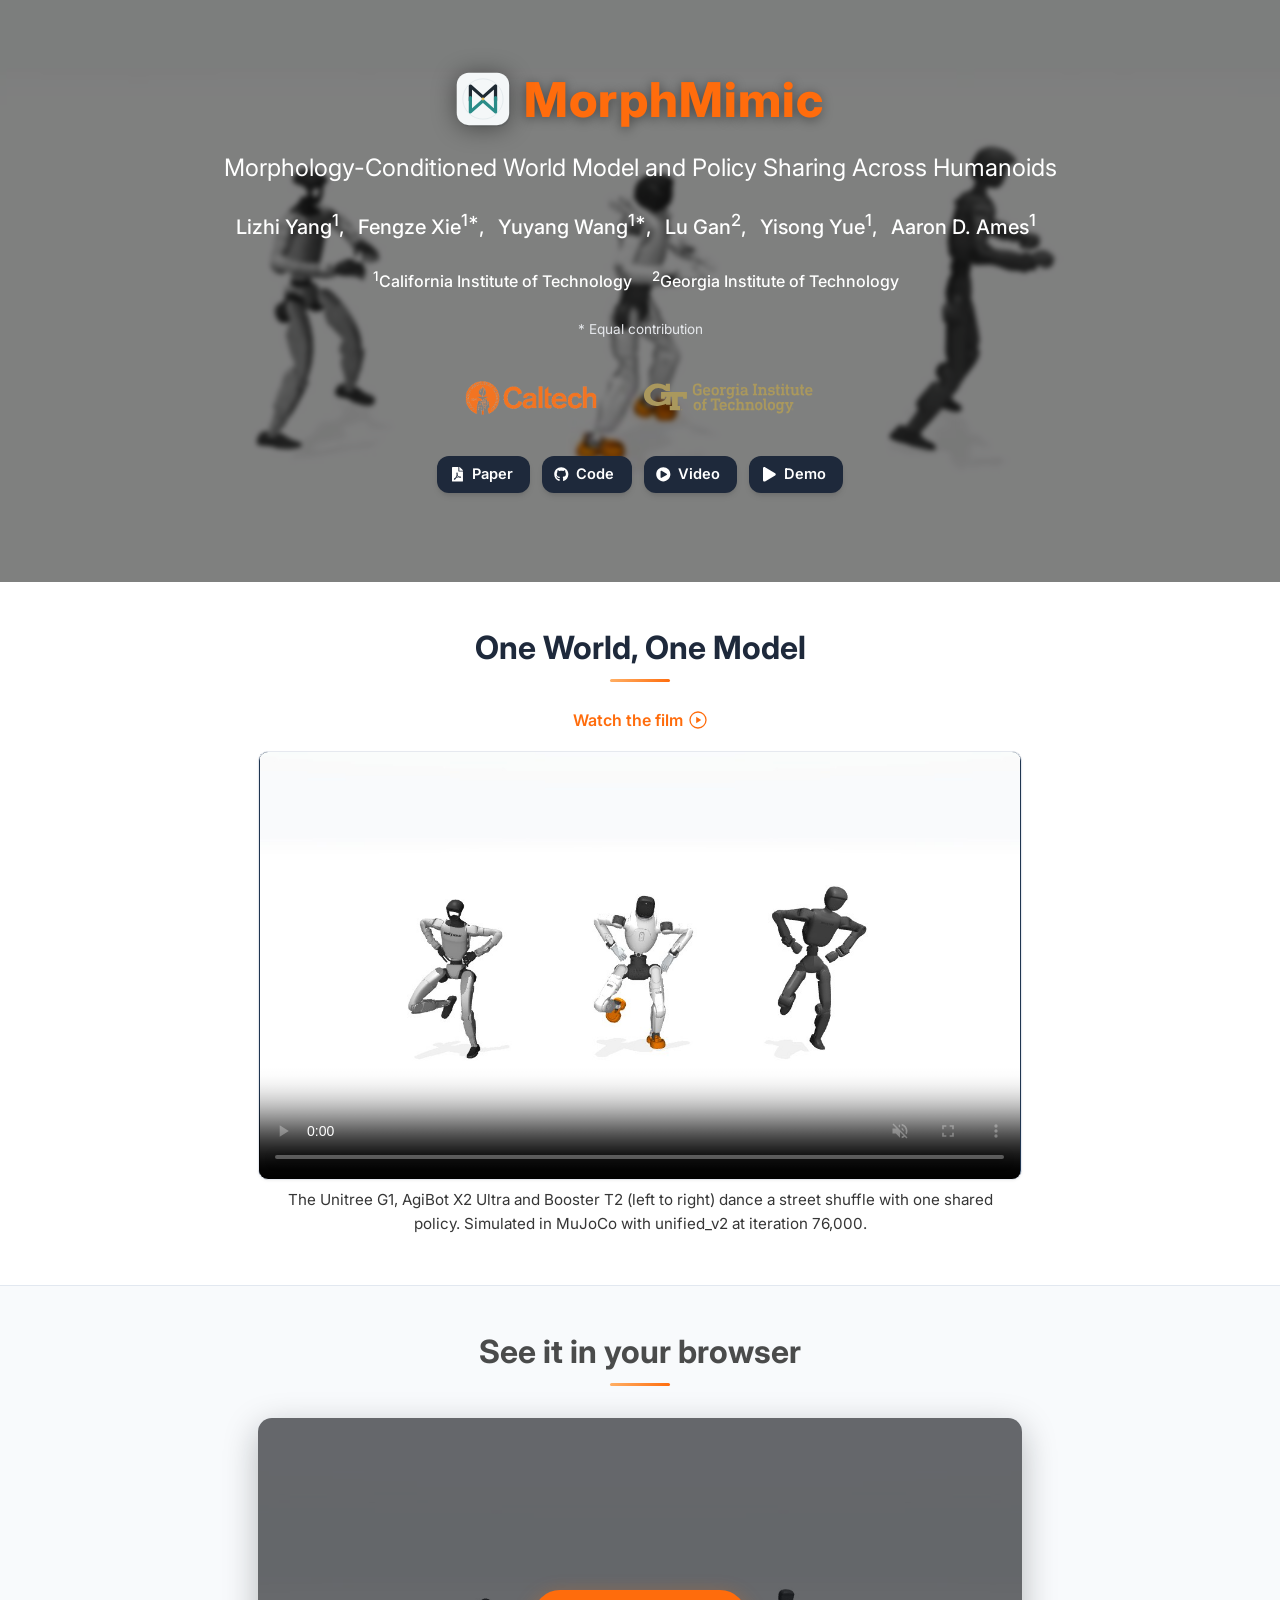
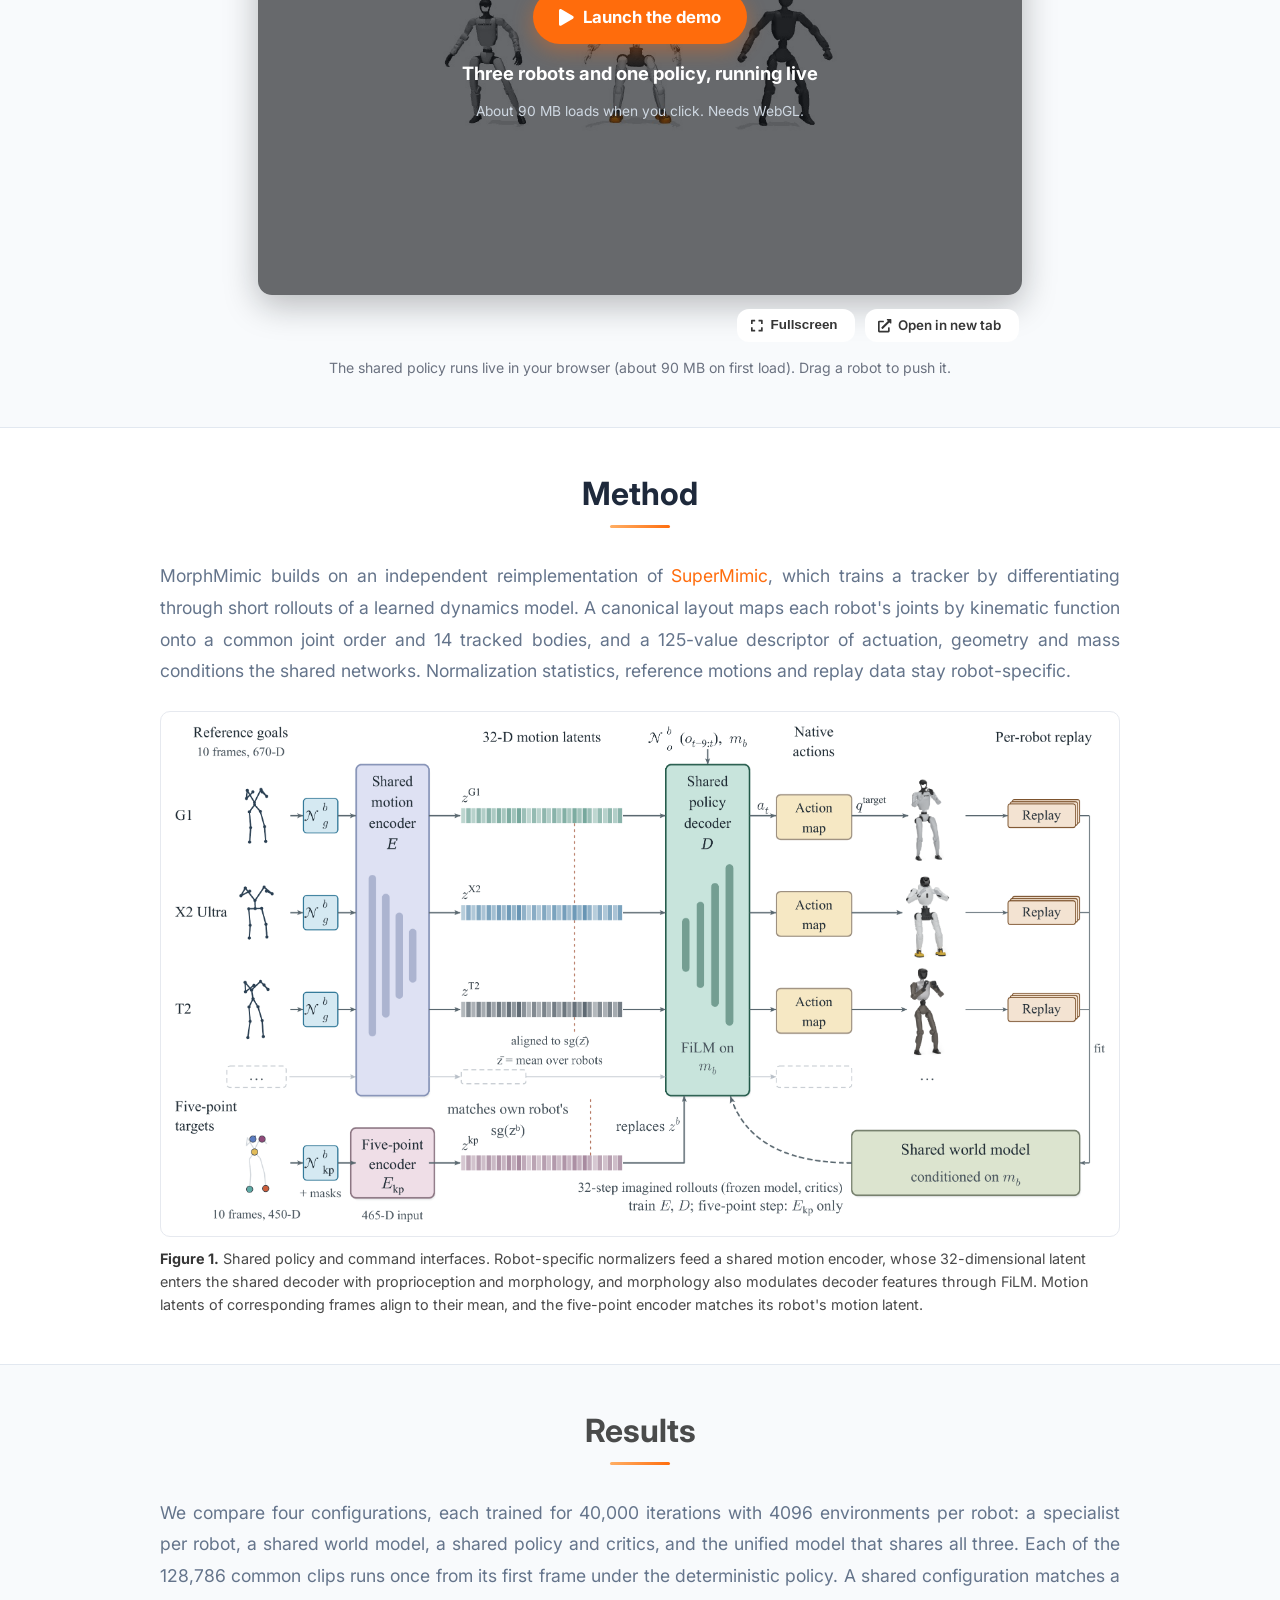
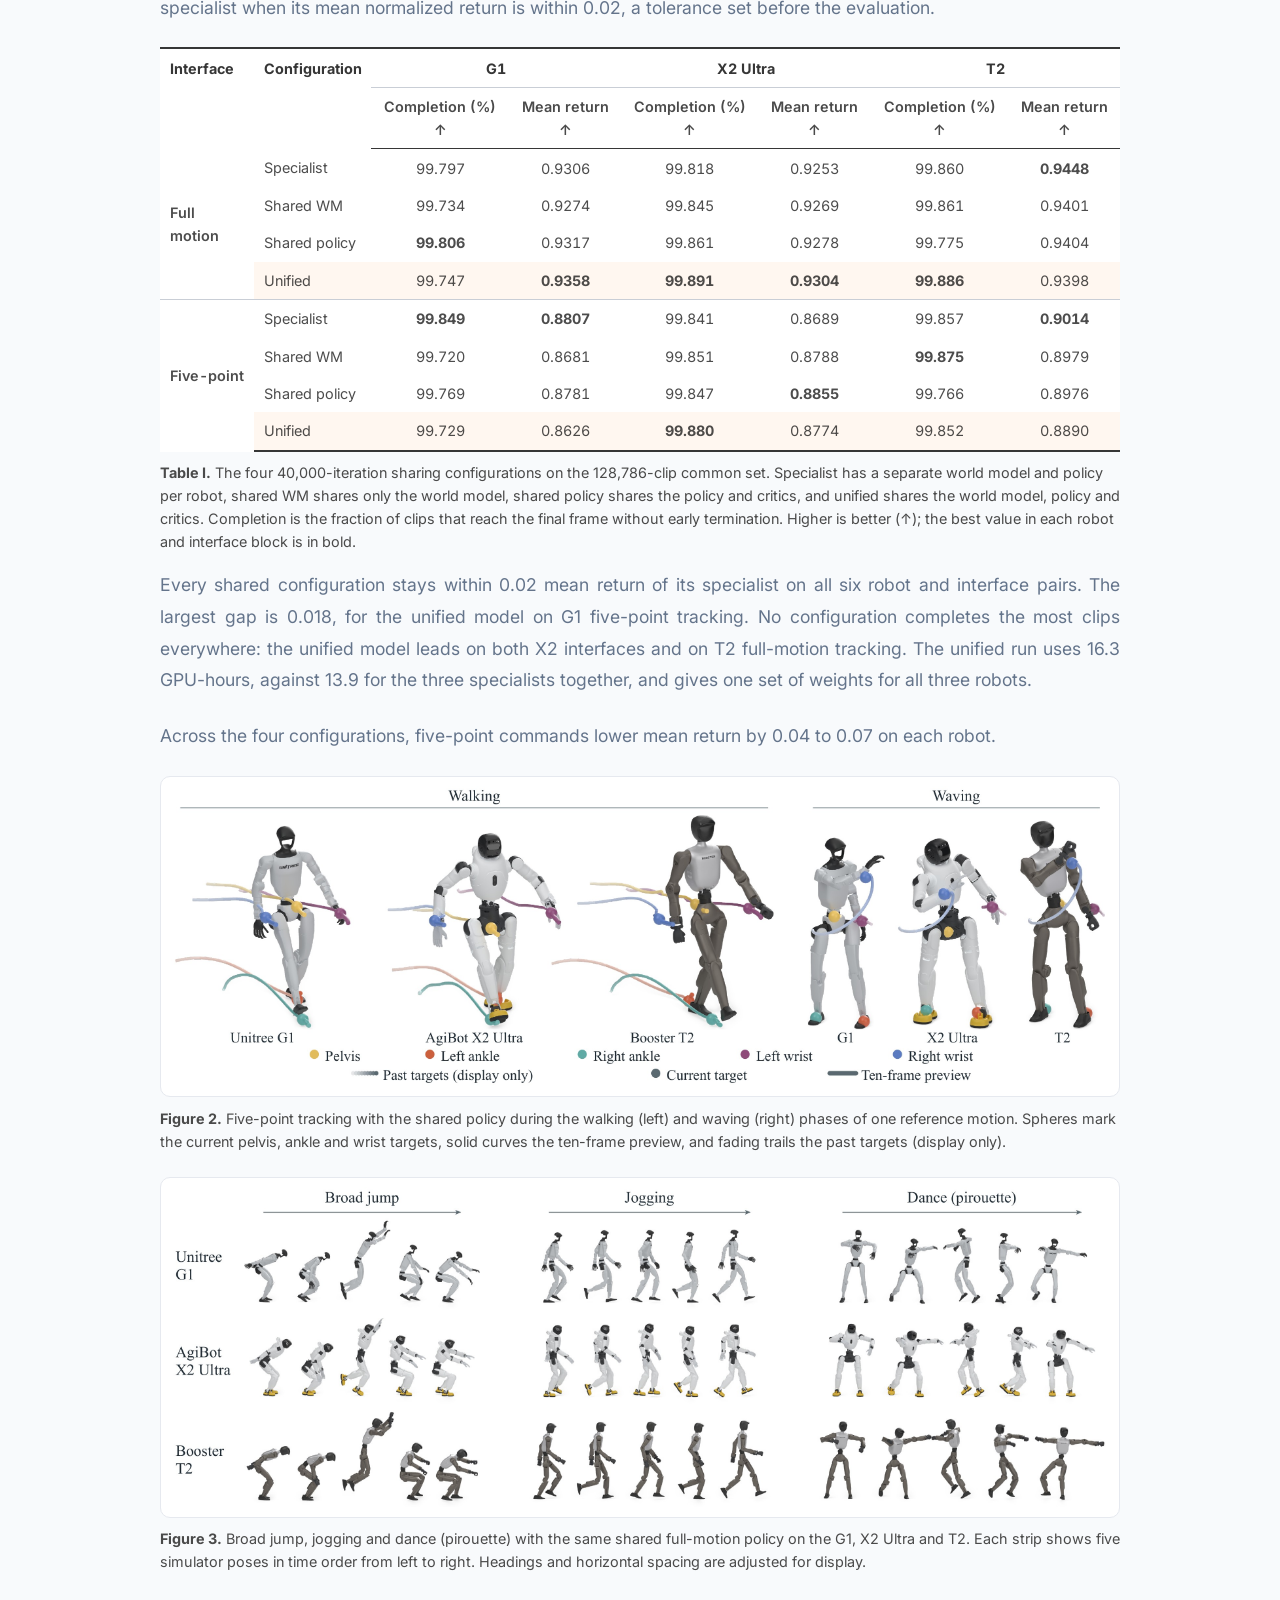
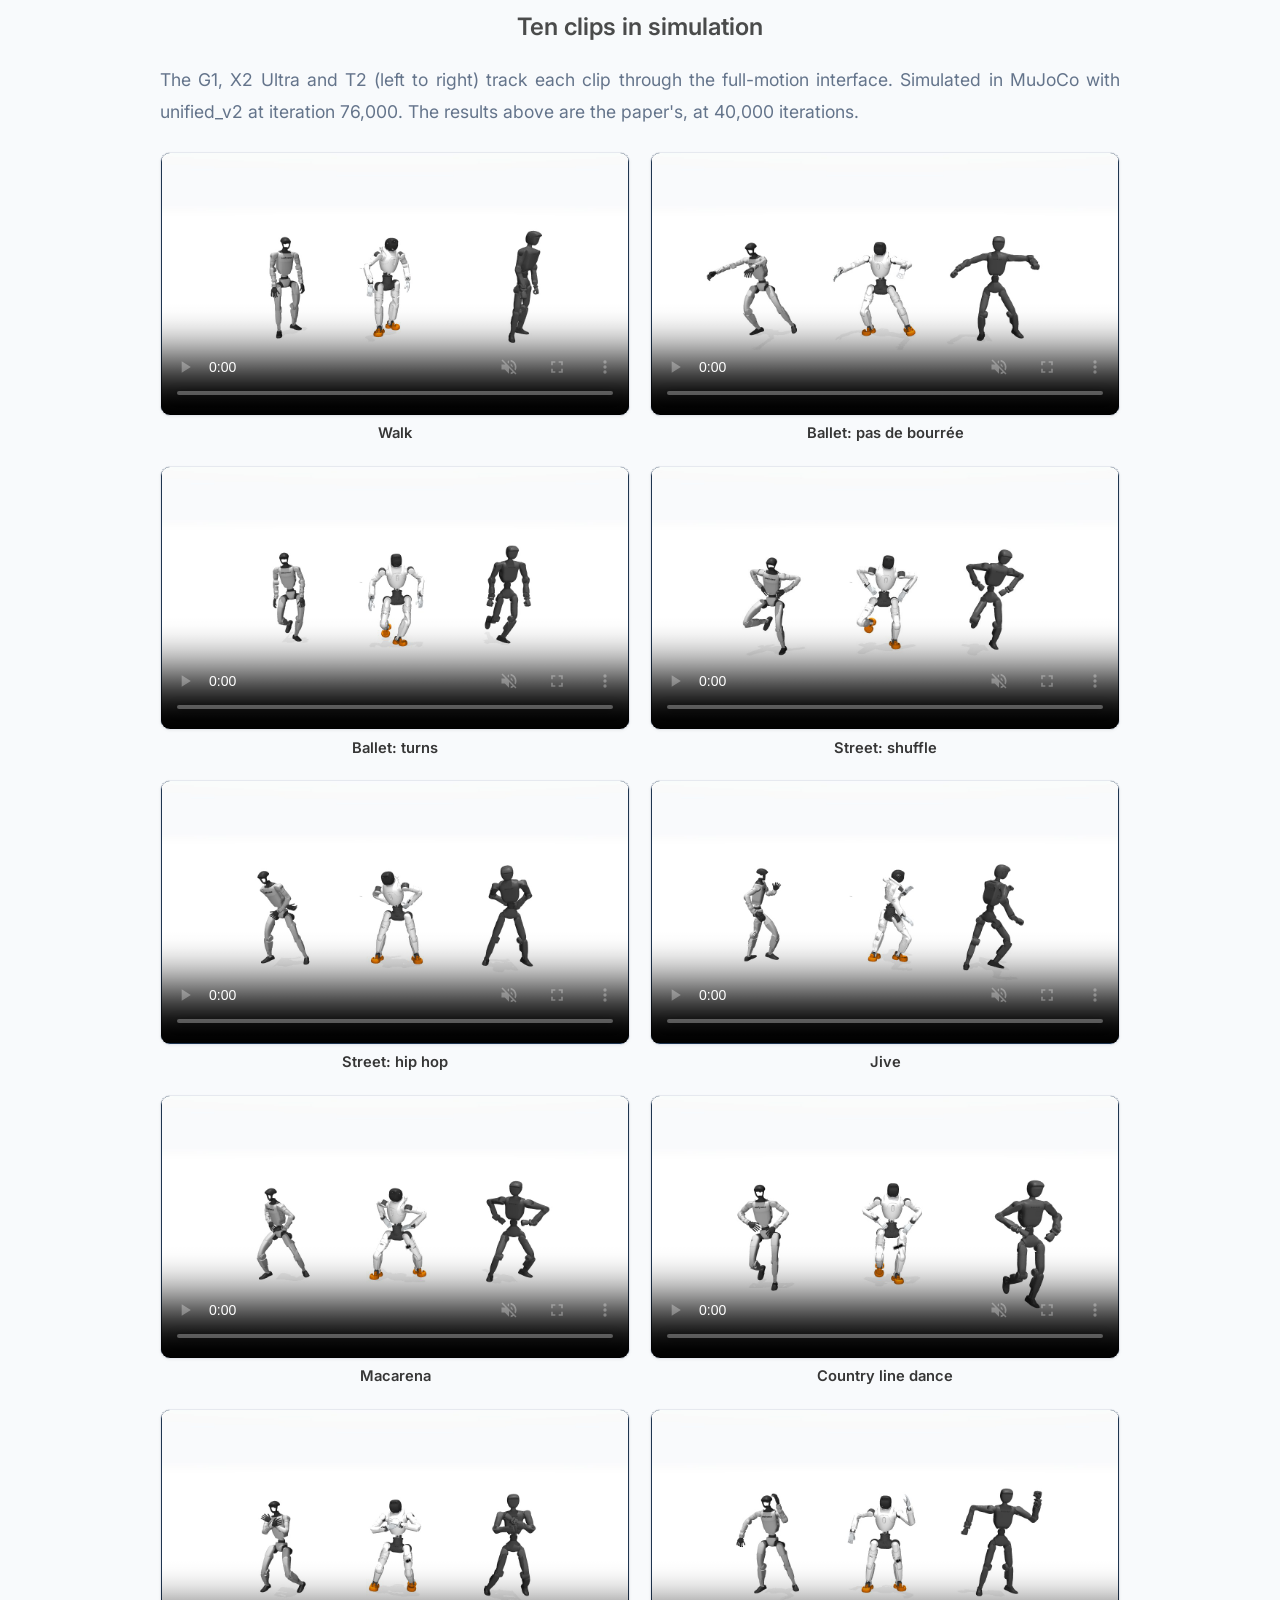
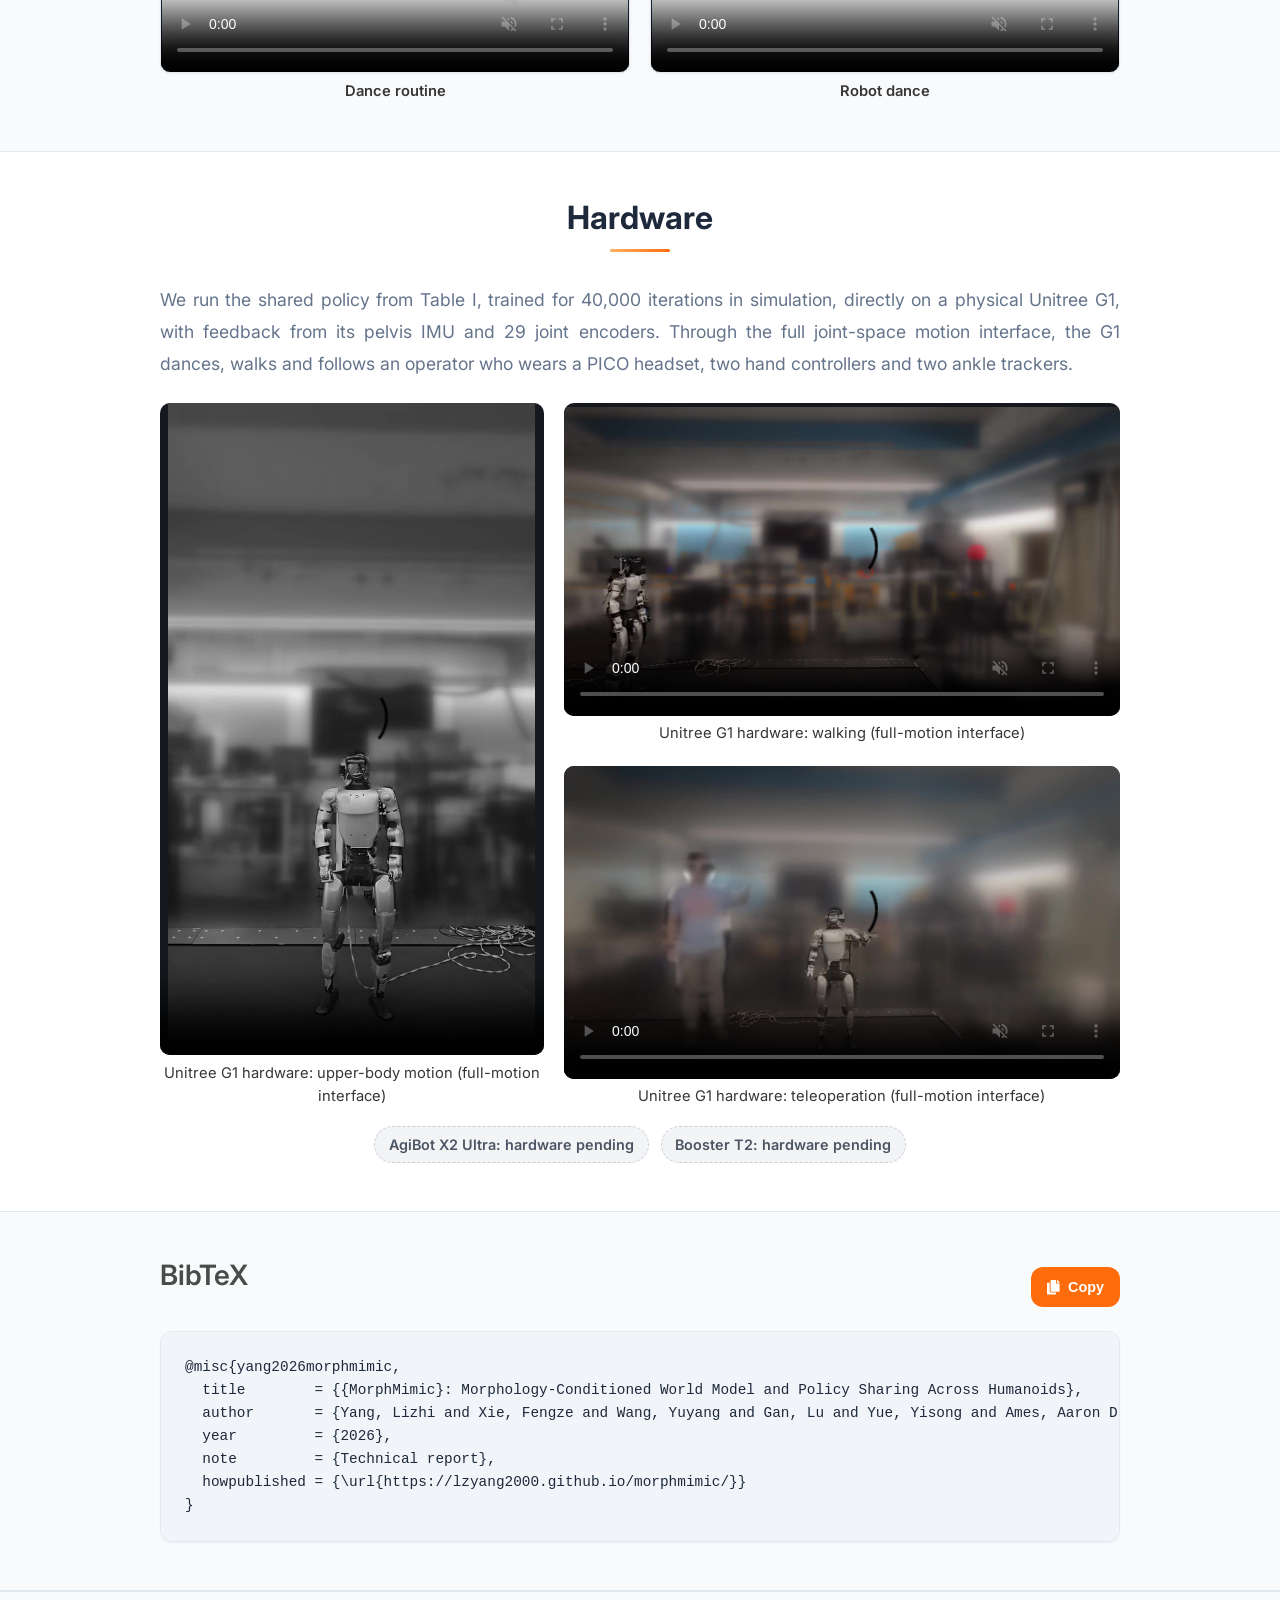
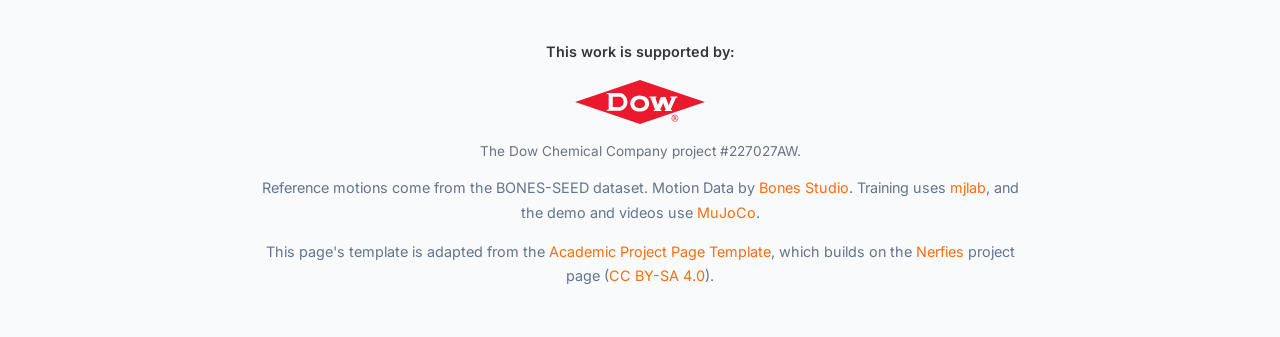
<file: index.html>
<!DOCTYPE html>
<html lang="en">
<head>
  <meta charset="utf-8">
  <meta name="viewport" content="width=device-width, initial-scale=1">

  <!-- Primary Meta Tags -->
  <meta name="title" content="MorphMimic: Morphology-Conditioned World Model and Policy Sharing Across Humanoids">
  <meta name="description" content="One World, One Model: MorphMimic trains one differentiable world model and one motion-tracking policy for the Unitree G1, AgiBot X2 Ultra and Booster T2. In simulation, the shared policy completes more than 99.7% of 128,786 common clips on each robot.">
  <meta name="keywords" content="humanoid robot, cross-embodiment, world model, motion tracking, SuperMimic, morphology conditioning, MorphMimic, Unitree G1, AgiBot X2 Ultra, Booster T2">
  <meta name="author" content="Lizhi Yang, Fengze Xie, Yuyang Wang, Lu Gan, Yisong Yue, Aaron D. Ames">
  <meta name="robots" content="index, follow">
  <meta name="language" content="English">
  <link rel="canonical" href="https://lzyang2000.github.io/morphmimic/">

  <!-- Open Graph / Facebook -->
  <meta property="og:type" content="article">
  <meta property="og:site_name" content="MorphMimic">
  <meta property="og:title" content="MorphMimic: Morphology-Conditioned World Model and Policy Sharing Across Humanoids">
  <meta property="og:description" content="One World, One Model: one world model and one policy track whole-body motion on the Unitree G1, AgiBot X2 Ultra and Booster T2.">
  <meta property="og:url" content="https://lzyang2000.github.io/morphmimic/">
  <meta property="og:image" content="https://lzyang2000.github.io/morphmimic/static/videos/banner_poster.jpg">
  <meta property="og:image:alt" content="The Unitree G1, AgiBot X2 Ultra and Booster T2 side by side in one simulated scene">

  <!-- Twitter -->
  <meta name="twitter:card" content="summary_large_image">
  <meta name="twitter:title" content="MorphMimic: Morphology-Conditioned World Model and Policy Sharing Across Humanoids">
  <meta name="twitter:description" content="One World, One Model: one world model and one policy track whole-body motion on the Unitree G1, AgiBot X2 Ultra and Booster T2.">
  <meta name="twitter:image" content="https://lzyang2000.github.io/morphmimic/static/videos/banner_poster.jpg">

  <!-- Academic/Research Specific -->
  <meta name="citation_title" content="MorphMimic: Morphology-Conditioned World Model and Policy Sharing Across Humanoids">
  <meta name="citation_author" content="Yang, Lizhi">
  <meta name="citation_author" content="Xie, Fengze">
  <meta name="citation_author" content="Wang, Yuyang">
  <meta name="citation_author" content="Gan, Lu">
  <meta name="citation_author" content="Yue, Yisong">
  <meta name="citation_author" content="Ames, Aaron D.">
  <meta name="citation_publication_date" content="2026">

  <meta name="theme-color" content="#FF6C0C">

  <link rel="preconnect" href="https://fonts.googleapis.com">
  <link rel="preconnect" href="https://fonts.gstatic.com" crossorigin>

  <title>MorphMimic: Morphology-Conditioned World Model and Policy Sharing Across Humanoids</title>

  <link rel="icon" href="static/images/favicon.ico?v=3" sizes="any">
  <link rel="icon" href="static/images/favicon.svg?v=3" type="image/svg+xml">
  <link rel="apple-touch-icon" href="static/images/apple-touch-icon.png?v=3">

  <link rel="stylesheet" href="static/css/bulma.min.css">
  <link rel="stylesheet" href="static/css/index.css">
  <!-- FontAwesome icons are rendered as inline SVG by fontawesome.all.min.js (loaded below). -->

  <link href="https://fonts.googleapis.com/css2?family=Inter:wght@400;500;600;700;800&display=swap" rel="stylesheet">

  <script defer src="static/js/fontawesome.all.min.js"></script>
  <script defer src="static/js/index.js"></script>

  <!-- Structured Data -->
  <script type="application/ld+json">
  {
    "@context": "https://schema.org",
    "@type": "ScholarlyArticle",
    "name": "MorphMimic",
    "headline": "MorphMimic: Morphology-Conditioned World Model and Policy Sharing Across Humanoids",
    "description": "A cross-embodiment extension of SuperMimic that shares one differentiable world model and one motion-tracking policy across the Unitree G1, AgiBot X2 Ultra and Booster T2.",
    "author": [
      { "@type": "Person", "name": "Lizhi Yang", "affiliation": { "@type": "Organization", "name": "California Institute of Technology" } },
      { "@type": "Person", "name": "Fengze Xie", "affiliation": { "@type": "Organization", "name": "California Institute of Technology" } },
      { "@type": "Person", "name": "Yuyang Wang", "affiliation": { "@type": "Organization", "name": "California Institute of Technology" } },
      { "@type": "Person", "name": "Lu Gan", "affiliation": { "@type": "Organization", "name": "Georgia Institute of Technology" } },
      { "@type": "Person", "name": "Yisong Yue", "affiliation": { "@type": "Organization", "name": "California Institute of Technology" } },
      { "@type": "Person", "name": "Aaron D. Ames", "affiliation": { "@type": "Organization", "name": "California Institute of Technology" } }
    ],
    "datePublished": "2026",
    "url": "https://lzyang2000.github.io/morphmimic/",
    "image": "https://lzyang2000.github.io/morphmimic/static/videos/banner_poster.jpg",
    "keywords": ["humanoid robot", "cross-embodiment", "world model", "motion tracking", "Unitree G1", "AgiBot X2 Ultra", "Booster T2"],
    "isAccessibleForFree": true
  }
  </script>

  <!-- Page-specific styling -->
  <style>
    /* Recolor the template accent from blue to Caltech orange */
    :root {
      --primary-color: #FF6C0C;
      --primary-hover: #e85f00;
      --accent-color: #FF6C0C;
      --gradient-accent: linear-gradient(135deg, #ffb066 0%, #ff6c0c 100%);
    }
    .figure { margin: 0.5rem 0 0 0; }
    .figure img {
      width: 100%; height: auto; display: block; background: #fff;
      border-radius: 10px; border: 1px solid #e6e9ef; padding: 0.6rem;
    }
    .figure-caption { font-size: .9rem; color: #4a4a4a; margin-top: .6rem; text-align: left; }
    .figure-caption strong { color: #363636; }
    .video-caption {
      font-size: .95rem;
      color: #363636;
      margin-top: .5rem;
      padding: 0 1rem;
    }
    .teaser-video video, .clip-video video {
      width: 100%;
      aspect-ratio: 16 / 9;
      background: #1f3550;
      border-radius: 10px;
      border: 1px solid #e6e9ef;
      box-shadow: 0 1px 3px rgba(0,0,0,0.05);
      display: block;
    }
    .clip-grid {
      display: grid;
      grid-template-columns: repeat(2, minmax(0, 1fr));
      gap: 1.25rem 1.25rem;
      margin-top: 1rem;
    }
    .clip-video p { font-size: 0.92rem; font-weight: 600; color: #363636; margin-top: 0.4rem; text-align: center; }
    .clip-video p span { font-weight: 400; color: #6b7280; }
    /* Hardware: the portrait upper-body video on the left, as tall as the two landscape videos
       (walking, teleoperation) stacked on the right. One column on phones. The videos are
       positioned absolutely so that only the frames, not the videos, size the grid rows. */
    .hw-grid {
      display: grid;
      grid-template-columns: minmax(0, 0.69fr) minmax(0, 1fr);
      grid-template-areas: "motion walk" "motion teleop";
      gap: 1.25rem;
      margin-top: 1rem;
    }
    .hw-slot { display: flex; flex-direction: column; min-width: 0; }
    .hw-slot.hw-motion { grid-area: motion; }
    .hw-slot.hw-walk { grid-area: walk; }
    .hw-slot.hw-teleop { grid-area: teleop; }
    .hw-slot .hw-frame {
      position: relative;
      aspect-ratio: 16 / 9;
      border-radius: 10px;
      overflow: hidden;
      background: #15181d;
    }
    .hw-slot.hw-motion .hw-frame { aspect-ratio: auto; flex: 1 1 0; min-height: 0; }
    .hw-slot video { position: absolute; inset: 0; width: 100%; height: 100%; object-fit: contain; display: block; }
    .hw-slot p { font-size: 0.92rem; color: #363636; margin-top: 0.4rem; text-align: center; }
    /* Table I */
    .table-wrap { overflow-x: auto; margin-top: 1rem; -webkit-overflow-scrolling: touch; }
    table.results {
      width: 100%; min-width: 620px; border-collapse: collapse; font-size: 0.9rem;
      font-variant-numeric: tabular-nums; background: #fff;
    }
    table.results th, table.results td { padding: 0.45rem 0.6rem; text-align: center; border: 0; }
    table.results thead tr:first-child th { border-top: 2px solid #363636; }
    table.results thead tr:last-child th { border-bottom: 1px solid #363636; font-weight: 600; color: #4a4a4a; }
    table.results thead th.robot { border-bottom: 1px solid #c9ced6; }
    table.results tbody tr.group-end td { border-bottom: 1px solid #c9ced6; }
    table.results tbody tr:last-child td { border-bottom: 2px solid #363636; }
    table.results td.left, table.results th.left { text-align: left; }
    table.results td.iface { font-weight: 600; vertical-align: middle; }
    table.results td.iface.group-end { border-bottom: 1px solid #c9ced6; }
    table.results tr.shared td:not(.iface) { background: #fff7f0; }
    .table-caption { font-size: .9rem; color: #4a4a4a; margin-top: 0.6rem; text-align: left; }
    /* Hero banner: looping video behind the title, blurred + darkened
       (the ::before poster is the fallback while the video loads or if it fails) */
    .hero-banner { position: relative; overflow: hidden; }
    .hero-banner::before {
      content: "";
      position: absolute;
      inset: 0;
      background-image: url('static/videos/hero_poster.jpg');
      background-size: cover;
      background-position: center 40%;
      background-repeat: no-repeat;
      filter: blur(2.5px) brightness(0.5) saturate(1.05);
      transform: scale(1.1);
      z-index: 0;
    }
    .hero-banner .hero-bg {
      position: absolute;
      inset: 0;
      width: 100%;
      height: 100%;
      object-fit: cover;
      object-position: center 40%;
      filter: blur(2.5px) brightness(0.5) saturate(1.05);
      transform: scale(1.1);
      z-index: 0;
    }
    .hero-banner .hero-body { position: relative; z-index: 1; padding-top: 4.5rem; padding-bottom: 4.5rem; }
    .hero-banner .subtitle,
    .hero-banner .publication-authors,
    .hero-banner .publication-authors sup { color: #ffffff !important; }
    .hero-banner .button.is-dark { background: #ffffff; color: #1b1b1b; border: none; }
    .hero-banner .button.is-dark:hover { background: #ffe7d3; color: #000; }
    /* Paper and Code: placeholders until the report and the code are public */
    .soon-tag { font-size: 0.72rem; font-weight: 600; color: #8a6a52; margin-left: 0.35rem; }
    .hw-pending { margin-top: 1.1rem; display: flex; justify-content: center; gap: 0.75rem; flex-wrap: wrap; }
    .pending-pill {
      display: inline-block; padding: 0.35rem 0.85rem; border-radius: 999px;
      background: #f3f4f6; color: #4b5563; font-size: 0.9rem; font-weight: 600;
      border: 1px dashed #c9ced6;
    }
    .title-logo {
      height: 1.15em;
      width: auto;
      vertical-align: -0.22em;
      margin-right: 0.28em;
      filter: drop-shadow(0 2px 12px rgba(0,0,0,0.45));
    }
    /* Film: full-screen player opened from any [data-film] link */
    dialog.film { position: fixed; inset: 0; width: 100%; height: 100%; max-width: none; max-height: none; margin: 0;
      padding: 0; border: 0; background: #000; color: #fff; display: none; align-items: center; justify-content: center; }
    dialog.film[open] { display: flex; }
    dialog.film::backdrop { background: #000; }
    dialog.film video { display: block; width: min(100vw, calc(100vh * 16 / 9)); width: min(100vw, calc(100dvh * 16 / 9));
      aspect-ratio: 16 / 9; background: #000; }
    .film-x { position: absolute; z-index: 1; top: max(16px, env(safe-area-inset-top)); right: max(16px, env(safe-area-inset-right));
      width: 44px; height: 44px; border-radius: 50%; border: 0; background: rgba(66,66,69,.72); color: #fff;
      display: grid; place-items: center; cursor: pointer; }
    .film-x:hover { background: rgba(88,88,92,.8); }
    .film-x svg { width: 14px; height: 14px; }
    .film-link { margin: -0.4rem 0 1.1rem; }
    .film-link a { font-weight: 600; color: #FF6C0C; display: inline-flex; align-items: center; gap: 0.35rem; }
    .film-link svg { width: 18px; height: 18px; }
    .brand {
      color: #FF6C0C !important;
      letter-spacing: 1px;
      text-shadow: 0 2px 12px rgba(0,0,0,0.45);
    }
    .affiliations { font-size: 1rem !important; margin-top: 0.35rem; }
    .equal-note { font-size: 0.85rem; color: #e5e7eb; margin-top: 0.2rem; }
    /* Institution logos */
    .institution-logos {
      display: inline-flex;
      align-items: center;
      justify-content: center;
      flex-wrap: wrap;
      gap: 40px;
      margin: 1.4rem auto 0.25rem auto;
    }
    .institution-logos img { width: auto; display: block; }
    .institution-logos img.logo-caltech { height: 68px; }
    .institution-logos img.logo-gt { height: 40px; }
    /* Funding logo in the footer */
    .funding-title { font-weight: 600; color: #363636; margin-bottom: 0.9rem !important; }
    .funding-logos { display: flex; justify-content: center; align-items: center; margin-bottom: 0.9rem; }
    .funding-logos img { height: 46px; width: auto; display: block; }
    .funding-note { font-size: 0.85rem; color: #6b7280; }
    /* Demo embed. The iframe is created on click, so a visitor who never launches it downloads
       none of the demo. */
    .demo-frame {
      position: relative; width: 100%; aspect-ratio: 16 / 10; min-height: 420px;
      border-radius: 14px; overflow: hidden; background: #eef2f7;
      box-shadow: 0 10px 34px rgba(15, 18, 22, 0.28);
    }
    .demo-frame iframe { position: absolute; inset: 0; width: 100%; height: 100%; border: 0; display: block; }
    .demo-poster {
      position: absolute; inset: 0; border: 0; padding: 0 1rem; width: 100%; cursor: pointer;
      display: flex; flex-direction: column; align-items: center; justify-content: center;
      gap: 0.9rem; background-size: cover; background-position: center 40%; font: inherit;
    }
    .demo-poster::before { content: ""; position: absolute; inset: 0; background: rgba(11, 14, 19, 0.62); }
    .demo-poster > * { position: relative; }
    .demo-launch {
      display: inline-flex; align-items: center; gap: 0.6rem; padding: 0.85rem 1.6rem;
      border-radius: 999px; background: var(--primary-color); color: #fff;
      font-weight: 700; font-size: 1.05rem; box-shadow: 0 6px 20px rgba(255, 108, 12, 0.4);
      transition: transform 0.15s ease, background 0.15s ease;
    }
    .demo-poster:hover .demo-launch { background: var(--primary-hover); transform: translateY(-2px); }
    .demo-poster:focus-visible { outline: 3px solid var(--primary-color); outline-offset: 3px; }
    .demo-headline { color: #fff; font-weight: 700; font-size: 1.15rem; }
    .demo-sub { color: #cfd8e2; font-size: 0.86rem; max-width: 32rem; line-height: 1.45; }
    .demo-bar {
      display: flex; align-items: center; justify-content: flex-end; gap: 0.75rem;
      flex-wrap: wrap; margin-top: 0.7rem;
    }
    .demo-bar .button[hidden] { display: none; } /* Bulma's .button would otherwise show it */
    .demo-note { font-size: .88rem; color: #6b7280; margin-top: 0.75rem; }
    .content a { color: var(--primary-color); }
    .content a:hover { color: var(--primary-hover); }
    /* Bulma's .hero is a flex column, so its container would otherwise grow to the widest
       child (the results table) on narrow screens instead of letting the table scroll. */
    .hero > .container { min-width: 0; width: 100%; }
    .credits { font-size: 0.9rem; }
    @media screen and (max-width: 768px) {
      /* Taller than 16:9 on phones: the demo stacks the clip picker, a square view and its
         controls, and the extra height keeps the view from shrinking. Nearly full width, with a
         side gutter of about 16 px where a thumb can scroll the page past the demo. */
      .demo-frame { aspect-ratio: auto; height: min(150vw, 82vh); min-height: 520px; border-radius: 10px;
                    margin-left: -0.5rem; margin-right: -0.5rem; width: calc(100% + 1rem); }
      .demo-headline { font-size: 1rem; }
      .clip-grid { grid-template-columns: minmax(0, 1fr); }
      .hw-grid { grid-template-columns: minmax(0, 1fr); grid-template-areas: "motion" "walk" "teleop"; }
      .hw-slot.hw-motion .hw-frame { flex: none; aspect-ratio: 9 / 16; width: min(100%, calc(72vh * 9 / 16)); margin: 0 auto; }
      .institution-logos { gap: 28px; }
      .content.has-text-justified, .content.has-text-justified p { text-align: left; }
      .institution-logos img.logo-caltech { height: 54px; }
      .institution-logos img.logo-gt { height: 32px; }
    }
  </style>
</head>
<body>

  <!-- Scroll to Top Button -->
  <button class="scroll-to-top" onclick="scrollToTop()" title="Scroll to top" aria-label="Scroll to top">
    <i class="fas fa-chevron-up"></i>
  </button>

  <main id="main-content">
  <section class="hero hero-banner">
    <!-- static/js/index.js starts the banner and the teaser unless the visitor asks for reduced
         motion, in which case both show their posters. -->
    <video class="hero-bg" data-autoplay loop muted playsinline preload="auto" aria-hidden="true"
           poster="static/videos/hero_poster.jpg">
      <source src="static/videos/hero.mp4" type="video/mp4">
    </video>
    <div class="hero-body">
      <div class="container is-max-desktop">
        <div class="columns is-centered">
          <div class="column has-text-centered">
            <h1 class="title is-1 publication-title brand"><img src="static/images/morphmimic_logo.svg" alt="" class="title-logo">MorphMimic</h1>
            <h2 class="subtitle is-4" style="margin-top:-0.4rem;">Morphology-Conditioned World Model and Policy Sharing Across Humanoids</h2>
            <div class="is-size-5 publication-authors">
              <span class="author-block">Lizhi Yang<sup>1</sup>,</span>
              <span class="author-block">Fengze Xie<sup>1*</sup>,</span>
              <span class="author-block">Yuyang Wang<sup>1*</sup>,</span>
              <span class="author-block">Lu Gan<sup>2</sup>,</span>
              <span class="author-block">Yisong Yue<sup>1</sup>,</span>
              <span class="author-block">Aaron D. Ames<sup>1</sup></span>
            </div>

            <div class="is-size-5 publication-authors affiliations">
              <span class="author-block"><sup>1</sup>California Institute of Technology</span>
              <span class="author-block">&nbsp;&nbsp;<sup>2</sup>Georgia Institute of Technology</span>
            </div>
            <div class="equal-note">* Equal contribution</div>

            <div class="has-text-centered">
              <div class="institution-logos">
                <img class="logo-caltech" src="static/images/caltech_trans.png" alt="California Institute of Technology">
                <img class="logo-gt" src="static/images/georgia_tech.svg" alt="Georgia Institute of Technology">
              </div>
            </div>

            <div class="column has-text-centered">
              <div class="publication-links">
                <!-- Paper and Code have no link until the report and the code are public. -->
                <span class="link-block">
                  <a href="static/morphmimic.pdf" target="_blank" rel="noopener"
                     class="external-link button is-normal is-rounded is-dark">
                    <span class="icon"><i class="fas fa-file-pdf"></i></span>
                    <span>Paper</span>
                  </a>
                </span>

                <span class="link-block">
                  <a href="https://github.com/lzyang2000/morphmimic" target="_blank" rel="noopener"
                     class="external-link button is-normal is-rounded is-dark">
                    <span class="icon"><i class="fab fa-github"></i></span>
                    <span>Code</span>
                  </a>
                </span>
                <span class="link-block">
                  <a href="static/videos/morphmimic.mp4" data-film
                     class="external-link button is-normal is-rounded is-dark">
                    <span class="icon"><i class="fas fa-play-circle"></i></span>
                    <span>Video</span>
                  </a>
                </span>

                <span class="link-block">
                  <a href="#demo" class="external-link button is-normal is-rounded is-dark">
                    <span class="icon"><i class="fas fa-play"></i></span>
                    <span>Demo</span>
                  </a>
                </span>
              </div>
            </div>
          </div>
        </div>
      </div>
    </div>
  </section>

<!-- Teaser -->
<section class="section">
  <div class="container is-max-desktop">
    <div class="columns is-centered has-text-centered">
      <div class="column is-four-fifths">
        <h2 class="title is-3">One World, One Model</h2>
        <p class="film-link"><a href="static/videos/morphmimic.mp4" data-film>Watch the film <svg viewBox="0 0 18 18" aria-hidden="true"><circle cx="9" cy="9" r="8" fill="none" stroke="currentColor" stroke-width="1.3"/><path d="M7.2 5.8v6.4l5-3.2z" fill="currentColor"/></svg></a></p>
        <div class="teaser-video">
          <video poster="static/videos/dance_hiphop_shuffle_sequence_v_001_R_003__A306_poster.jpg"
                 data-autoplay loop muted playsinline controls preload="metadata">
            <source src="static/videos/dance_hiphop_shuffle_sequence_v_001_R_003__A306.mp4" type="video/mp4">
          </video>
          <p class="video-caption has-text-centered">
            The Unitree G1, AgiBot X2 Ultra and Booster T2 (left to right) dance a street shuffle with one
            shared policy. Simulated in MuJoCo with unified_v2 at iteration 76,000.
          </p>
        </div>
      </div>
    </div>
  </div>
</section>
<!-- End teaser -->

<!-- Demo -->
<section class="section hero is-light" id="demo">
  <div class="container is-max-desktop">
    <div class="columns is-centered has-text-centered">
      <div class="column is-four-fifths">
        <h2 class="title is-3">See it in your browser</h2>

        <div class="demo-frame" id="demoFrame">
          <button class="demo-poster" id="demoPoster" type="button"
                  style="background-image:url('static/videos/banner_poster.jpg')"
                  aria-label="Launch the live demo">
            <span class="demo-launch">
              <i class="fas fa-play"></i> Launch the demo
            </span>
            <span class="demo-headline">Three robots and one policy, running live</span>
            <span class="demo-sub">About 90&nbsp;MB loads when you click. Needs WebGL.</span>
          </button>
        </div>

        <div class="demo-bar" id="demoBar" hidden>
          <span>
            <button class="button is-small is-rounded" id="demoFullscreen" type="button">
              <span class="icon is-small"><i class="fas fa-expand"></i></span>
              <span>Fullscreen</span>
            </button>
            <a class="button is-small is-rounded" href="demo/" target="_blank" rel="noopener">
              <span class="icon is-small"><i class="fas fa-external-link-alt"></i></span>
              <span>Open in new tab</span>
            </a>
          </span>
        </div>

        <p class="demo-note">
          The shared policy runs live in your browser (about 90&nbsp;MB on first load). Drag a robot to push it.
        </p>
      </div>
    </div>
  </div>
</section>

<script>
  (function () {
    var frame = document.getElementById('demoFrame');
    var poster = document.getElementById('demoPoster');
    var bar = document.getElementById('demoBar');
    var iframe = null;

    function launch() {
      if (iframe) return;
      iframe = document.createElement('iframe');
      iframe.title = 'MorphMimic live demo';
      iframe.allow = 'fullscreen';
      iframe.setAttribute('allowfullscreen', '');
      iframe.src = 'demo/index.html';
      frame.appendChild(iframe);
      poster.remove();
      bar.hidden = false;

      // Tell the demo to stop drawing while it is scrolled out of view.
      if ('IntersectionObserver' in window) {
        new IntersectionObserver(function (entries) {
          for (var i = 0; i < entries.length; i++) {
            if (!iframe.contentWindow) continue;
            iframe.contentWindow.postMessage(
              { smxDemo: entries[i].isIntersecting ? 'resume' : 'pause' }, '*'
            );
          }
        }, { threshold: 0.05 }).observe(frame);
      }
    }

    poster.addEventListener('click', launch);
    var fullscreen = document.getElementById('demoFullscreen');
    if (!frame.requestFullscreen && !frame.webkitRequestFullscreen) {
      fullscreen.hidden = true; // e.g. iPhone Safari; "Open in new tab" remains
    }
    fullscreen.addEventListener('click', function () {
      if (frame.requestFullscreen) frame.requestFullscreen();
      else if (frame.webkitRequestFullscreen) frame.webkitRequestFullscreen();
    });
  })();
</script>
<!-- End demo -->

<!-- Method -->
<section class="section" id="method">
  <div class="container is-max-desktop">
    <div class="columns is-centered has-text-centered">
      <div class="column is-full">
        <h2 class="title is-3">Method</h2>
        <div class="content has-text-justified" style="margin-top:1.4rem;">
          <p>
            MorphMimic builds on an independent reimplementation of
            <a href="https://supermimic.github.io/" target="_blank" rel="noopener">SuperMimic</a>, which trains a
            tracker by differentiating through short rollouts of a learned dynamics model. A canonical layout
            maps each robot's joints by kinematic function onto a common joint order and 14 tracked bodies, and
            a 125-value descriptor of actuation, geometry and mass conditions the shared networks.
            Normalization statistics, reference motions and replay data stay robot-specific.
          </p>
        </div>

        <figure class="figure" style="margin-top:1.25rem;">
          <a href="static/images/fig2.png" target="_blank" rel="noopener" title="Open the full-size figure"><img src="static/images/fig2.png" width="2797" height="1504" loading="lazy"
               alt="Diagram of the shared policy: per-robot reference goals pass through a shared motion encoder to 32-dimensional latents, a shared policy decoder with FiLM on the morphology vector, per-robot action maps and replay buffers, a five-point encoder below, and a shared world model for 32-step imagined rollouts."></a>
          <figcaption class="figure-caption">
            <strong>Figure 1.</strong> Shared policy and command interfaces. Robot-specific normalizers feed a
            shared motion encoder, whose 32-dimensional latent enters the shared decoder with proprioception and
            morphology, and morphology also modulates decoder features through FiLM. Motion latents of
            corresponding frames align to their mean, and the five-point encoder matches its robot's motion
            latent.
          </figcaption>
        </figure>
      </div>
    </div>
  </div>
</section>
<!-- End method -->

<!-- Results -->
<section class="section hero is-light" id="results">
  <div class="container is-max-desktop">
    <div class="columns is-centered has-text-centered">
      <div class="column is-full">
        <h2 class="title is-3">Results</h2>
        <div class="content has-text-justified">
          <p>
            We compare four configurations, each trained for 40,000 iterations with 4096 environments per
            robot: a specialist per robot, a shared world model, a shared policy and critics, and the unified
            model that shares all three. Each of the 128,786 common clips runs once from its first frame under
            the deterministic policy. A shared configuration matches a specialist when its mean normalized return
            is within 0.02, a tolerance set before the evaluation.
          </p>
        </div>

        <div class="table-wrap">
          <table class="results">
            <thead>
              <tr>
                <th class="left" rowspan="2">Interface</th>
                <th class="left" rowspan="2">Configuration</th>
                <th class="robot" colspan="2">G1</th>
                <th class="robot" colspan="2">X2 Ultra</th>
                <th class="robot" colspan="2">T2</th>
              </tr>
              <tr>
                <th>Completion (%) &uarr;</th><th>Mean return &uarr;</th>
                <th>Completion (%) &uarr;</th><th>Mean return &uarr;</th>
                <th>Completion (%) &uarr;</th><th>Mean return &uarr;</th>
              </tr>
            </thead>
            <tbody>
              <tr>
                <td class="left iface group-end" rowspan="4">Full motion</td>
                <td class="left">Specialist</td>
                <td>99.797</td><td>0.9306</td><td>99.818</td><td>0.9253</td><td>99.860</td><td><strong>0.9448</strong></td>
              </tr>
              <tr>
                <td class="left">Shared WM</td>
                <td>99.734</td><td>0.9274</td><td>99.845</td><td>0.9269</td><td>99.861</td><td>0.9401</td>
              </tr>
              <tr>
                <td class="left">Shared policy</td>
                <td><strong>99.806</strong></td><td>0.9317</td><td>99.861</td><td>0.9278</td><td>99.775</td><td>0.9404</td>
              </tr>
              <tr class="shared group-end">
                <td class="left">Unified</td>
                <td>99.747</td><td><strong>0.9358</strong></td><td><strong>99.891</strong></td><td><strong>0.9304</strong></td><td><strong>99.886</strong></td><td>0.9398</td>
              </tr>
              <tr>
                <td class="left iface" rowspan="4">Five-point</td>
                <td class="left">Specialist</td>
                <td><strong>99.849</strong></td><td><strong>0.8807</strong></td><td>99.841</td><td>0.8689</td><td>99.857</td><td><strong>0.9014</strong></td>
              </tr>
              <tr>
                <td class="left">Shared WM</td>
                <td>99.720</td><td>0.8681</td><td>99.851</td><td>0.8788</td><td><strong>99.875</strong></td><td>0.8979</td>
              </tr>
              <tr>
                <td class="left">Shared policy</td>
                <td>99.769</td><td>0.8781</td><td>99.847</td><td><strong>0.8855</strong></td><td>99.766</td><td>0.8976</td>
              </tr>
              <tr class="shared">
                <td class="left">Unified</td>
                <td>99.729</td><td>0.8626</td><td><strong>99.880</strong></td><td>0.8774</td><td>99.852</td><td>0.8890</td>
              </tr>
            </tbody>
          </table>
        </div>
        <p class="table-caption">
          <strong>Table I.</strong> The four 40,000-iteration sharing configurations on the 128,786-clip common
          set. Specialist has a separate world model and policy per robot, shared WM shares only the world model,
          shared policy shares the policy and critics, and unified shares the world model, policy and critics.
          Completion is the fraction of clips that reach the final frame without early termination. Higher is
          better (&uarr;); the best value in each robot and interface block is in bold.
        </p>

        <div class="content has-text-justified" style="margin-top:1rem;">
          <p>
            Every shared configuration stays within 0.02 mean return of its specialist on all six robot and
            interface pairs. The largest gap is 0.018, for the unified model on G1 five-point tracking. No
            configuration completes the most clips everywhere: the unified model leads on both X2 interfaces and
            on T2 full-motion tracking. The unified run uses 16.3 GPU-hours, against 13.9 for the three
            specialists together, and gives one set of weights for all three robots.
          </p>
          <p>
            Across the four configurations, five-point commands lower mean return by 0.04 to 0.07 on each
            robot.
          </p>
        </div>

        <figure class="figure" style="margin-top:1.5rem;">
          <a href="static/images/fig3.jpg" target="_blank" rel="noopener" title="Open the full-size figure"><img src="static/images/fig3.jpg" width="2868" height="917" loading="lazy"
               alt="Five-point tracking: the G1, X2 Ultra and T2 walking and waving, with colored spheres at the pelvis, ankle and wrist targets, fading trails of past targets and curves for the ten-frame preview."></a>
          <figcaption class="figure-caption">
            <strong>Figure 2.</strong> Five-point tracking with the shared policy during the walking (left) and
            waving (right) phases of one reference motion. Spheres mark the current pelvis, ankle and wrist targets, solid curves the ten-frame
            preview, and fading trails the past targets (display only).
          </figcaption>
        </figure>

        <figure class="figure" style="margin-top:1.5rem;">
          <a href="static/images/fig4.jpg" target="_blank" rel="noopener" title="Open the full-size figure"><img src="static/images/fig4.jpg" width="2866" height="976" loading="lazy"
               alt="Broad jump, jogging and a dance pirouette, five poses each, for the Unitree G1, AgiBot X2 Ultra and Booster T2."></a>
          <figcaption class="figure-caption">
            <strong>Figure 3.</strong> Broad jump, jogging and dance (pirouette) with the same shared full-motion
            policy on the G1, X2 Ultra and T2. Each strip shows five simulator poses in time order from left to
            right. Headings and horizontal spacing
            are adjusted for display.
          </figcaption>
        </figure>

        <h3 class="title is-4" style="margin-top:2.5rem;">Ten clips in simulation</h3>
        <div class="content has-text-justified">
          <p>
            The G1, X2 Ultra and T2 (left to right) track each clip through the full-motion interface.
            Simulated in MuJoCo with unified_v2 at iteration 76,000. The results above are the paper's, at 40,000 iterations.
          </p>
        </div>
        <div class="clip-grid" id="clipGrid">
          <div class="clip-video">
            <video data-src="static/videos/walking_random_direction_R_001__A432.mp4" poster="static/videos/walking_random_direction_R_001__A432_poster.jpg" loop muted playsinline controls preload="none"></video>
            <p>Walk</p>
          </div>
          <div class="clip-video">
            <video data-src="static/videos/dance_basic_padeburee_270_R_loop_001__A324.mp4" poster="static/videos/dance_basic_padeburee_270_R_loop_001__A324_poster.jpg" loop muted playsinline controls preload="none"></video>
            <p>Ballet: pas de bourrée</p>
          </div>
          <div class="clip-video">
            <video data-src="static/videos/dance_basic_turn_v1_360_R_loop_001__A325.mp4" poster="static/videos/dance_basic_turn_v1_360_R_loop_001__A325_poster.jpg" loop muted playsinline controls preload="none"></video>
            <p>Ballet: turns</p>
          </div>
          <div class="clip-video">
            <video data-src="static/videos/dance_hiphop_shuffle_sequence_v_001_R_003__A306.mp4" poster="static/videos/dance_hiphop_shuffle_sequence_v_001_R_003__A306_poster.jpg" loop muted playsinline controls preload="none"></video>
            <p>Street: shuffle</p>
          </div>
          <div class="clip-video">
            <video data-src="static/videos/dance_hiphop_hip_hop_i_R_001__A313.mp4" poster="static/videos/dance_hiphop_hip_hop_i_R_001__A313_poster.jpg" loop muted playsinline controls preload="none"></video>
            <p>Street: hip hop</p>
          </div>
          <div class="clip-video">
            <video data-src="static/videos/dance_latino_jive_sequence_R_002__A313.mp4" poster="static/videos/dance_latino_jive_sequence_R_002__A313_poster.jpg" loop muted playsinline controls preload="none"></video>
            <p>Jive</p>
          </div>
          <div class="clip-video">
            <video data-src="static/videos/dance_macarena_003__A467.mp4" poster="static/videos/dance_macarena_003__A467_poster.jpg" loop muted playsinline controls preload="none"></video>
            <p>Macarena</p>
          </div>
          <div class="clip-video">
            <video data-src="static/videos/dance_western_ridding_alone_R_003__A306.mp4" poster="static/videos/dance_western_ridding_alone_R_003__A306_poster.jpg" loop muted playsinline controls preload="none"></video>
            <p>Country line dance</p>
          </div>
          <div class="clip-video">
            <video data-src="static/videos/dancing_routine_V002_002__A365.mp4" poster="static/videos/dancing_routine_V002_002__A365_poster.jpg" loop muted playsinline controls preload="none"></video>
            <p>Dance routine</p>
          </div>
          <div class="clip-video">
            <video data-src="static/videos/victory_dance_robot_dance_180_R_003__A306.mp4" poster="static/videos/victory_dance_robot_dance_180_R_003__A306_poster.jpg" loop muted playsinline controls preload="none"></video>
            <p>Robot dance</p>
          </div>
        </div>
      </div>
    </div>
  </div>
</section>
<!-- End results -->

<!-- Hardware -->
<section class="section" id="hardware">
  <div class="container is-max-desktop">
    <div class="columns is-centered has-text-centered">
      <div class="column is-full">
        <h2 class="title is-3">Hardware</h2>
        <div class="content has-text-justified">
          <p>
            We run the shared policy from Table I, trained for 40,000 iterations in simulation, directly on a
            physical Unitree G1, with feedback from its pelvis IMU and 29 joint encoders. Through the full
            joint-space motion interface, the G1 dances, walks and follows an operator who wears a PICO headset,
            two hand controllers and two ankle trackers.
          </p>
        </div>
        <div class="hw-grid">
          <div class="hw-slot hw-motion">
            <div class="hw-frame">
              <video data-src="static/videos/g1_hardware_motion.mp4" poster="static/videos/g1_hardware_motion_poster.jpg" loop muted playsinline controls preload="none"></video>
            </div>
            <p>Unitree G1 hardware: upper-body motion (full-motion interface)</p>
          </div>
          <div class="hw-slot hw-walk">
            <div class="hw-frame">
              <video data-src="static/videos/g1_hardware_walk.mp4" poster="static/videos/g1_hardware_walk_poster.jpg" loop muted playsinline controls preload="none"></video>
            </div>
            <p>Unitree G1 hardware: walking (full-motion interface)</p>
          </div>
          <div class="hw-slot hw-teleop">
            <div class="hw-frame">
              <video data-src="static/videos/g1_hardware_teleop.mp4" poster="static/videos/g1_hardware_teleop_poster.jpg" loop muted playsinline controls preload="none"></video>
            </div>
            <p>Unitree G1 hardware: teleoperation (full-motion interface)</p>
          </div>
        </div>
        <p class="hw-pending">
          <span class="pending-pill">AgiBot X2 Ultra: hardware pending</span>
          <span class="pending-pill">Booster T2: hardware pending</span>
        </p>
      </div>
    </div>
  </div>
</section>
<!-- End hardware -->

<!-- BibTeX citation -->
<section class="section hero is-light" id="BibTeX">
  <div class="container is-max-desktop content">
    <div class="bibtex-header">
      <h2 class="title">BibTeX</h2>
      <button class="copy-bibtex-btn" type="button" onclick="copyBibTeX()" title="Copy BibTeX to clipboard">
        <i class="fas fa-copy"></i>
        <span class="copy-text">Copy</span>
      </button>
    </div>
    <pre id="bibtex-code"><code>@misc{yang2026morphmimic,
  title        = {{MorphMimic}: Morphology-Conditioned World Model and Policy Sharing Across Humanoids},
  author       = {Yang, Lizhi and Xie, Fengze and Wang, Yuyang and Gan, Lu and Yue, Yisong and Ames, Aaron D.},
  year         = {2026},
  note         = {Technical report},
  howpublished = {\url{https://lzyang2000.github.io/morphmimic/}}
}</code></pre>
  </div>
</section>
<!-- End BibTeX citation -->

  <footer class="footer">
  <div class="container">
    <div class="columns is-centered">
      <div class="column is-8">
        <div class="content credits">
          <p class="has-text-centered funding-title">This work is supported by:</p>
          <div class="funding-logos">
            <a href="https://www.dow.com/en-us.html" target="_blank" rel="noopener" title="The Dow Chemical Company">
              <img src="static/images/dow.svg" alt="The Dow Chemical Company">
            </a>
          </div>
          <p class="has-text-centered funding-note">The Dow Chemical Company project&nbsp;#227027AW.</p>
          <p class="has-text-centered">
            Reference motions come from the BONES-SEED dataset. Motion Data by
            <a href="https://bones.studio/" target="_blank" rel="noopener">Bones Studio</a>.
            Training uses <a href="https://github.com/mujocolab/mjlab" target="_blank" rel="noopener">mjlab</a>,
            and the demo and videos use <a href="https://mujoco.org/" target="_blank" rel="noopener">MuJoCo</a>.
          </p>
          <p class="has-text-centered">
            This page's template is adapted from the <a href="https://github.com/eliahuhorwitz/Academic-project-page-template" target="_blank" rel="noopener">Academic Project Page Template</a>,
            which builds on the <a href="https://nerfies.github.io" target="_blank" rel="noopener">Nerfies</a> project page
            (<a rel="license noopener" href="https://creativecommons.org/licenses/by-sa/4.0/" target="_blank">CC BY-SA 4.0</a>).
          </p>
        </div>
      </div>
    </div>
  </div>
</footer>

  </main>
  <dialog class="film" id="film" aria-label="MorphMimic film">
    <button class="film-x" id="filmX" type="button" aria-label="Close the film"><svg viewBox="0 0 14 14" aria-hidden="true"><path d="M2 2l10 10M12 2L2 12" stroke="currentColor" stroke-width="1.8" stroke-linecap="round"/></svg></button>
    <video id="filmV" controls playsinline preload="none" poster="static/videos/morphmimic_poster.jpg" data-src="static/videos/morphmimic.mp4"></video>
  </dialog>
  </body>
  </html>
</file>
<file: static/css/index.css>
/* Modern CSS Variables for consistent theming */
:root {
  --primary-color: #2563eb;
  --primary-hover: #1d4ed8;
  --secondary-color: #64748b;
  --accent-color: #0ea5e9;
  --text-primary: #1e293b;
  --text-secondary: #64748b;
  --text-light: #94a3b8;
  --background-primary: #ffffff;
  --background-secondary: #f8fafc;
  --background-accent: #f1f5f9;
  --border-color: #e2e8f0;
  --shadow-sm: 0 1px 2px 0 rgb(0 0 0 / 0.05);
  --shadow-md: 0 4px 6px -1px rgb(0 0 0 / 0.1), 0 2px 4px -2px rgb(0 0 0 / 0.1);
  --shadow-lg: 0 10px 15px -3px rgb(0 0 0 / 0.1), 0 4px 6px -4px rgb(0 0 0 / 0.1);
  --shadow-xl: 0 20px 25px -5px rgb(0 0 0 / 0.1), 0 8px 10px -6px rgb(0 0 0 / 0.1);
  --gradient-primary: linear-gradient(135deg, #667eea 0%, #764ba2 100%);
  --gradient-accent: linear-gradient(135deg, #f093fb 0%, #f5576c 100%);
  --gradient-subtle: linear-gradient(135deg, #ffecd2 0%, #fcb69f 100%);
  --border-radius: 12px;
  --border-radius-lg: 16px;
  --transition: all 0.3s cubic-bezier(0.4, 0, 0.2, 1);
}

/* Smooth scrolling for better UX */
html {
  scroll-behavior: smooth;
}

body {
  font-family: 'Inter', 'Segoe UI', -apple-system, BlinkMacSystemFont, sans-serif;
  color: var(--text-primary);
  line-height: 1.6;
  font-size: 16px;
  background-color: var(--background-primary);
  -webkit-font-smoothing: antialiased;
  -moz-osx-font-smoothing: grayscale;
}


/* Modern Button Styles */
.button {
  border-radius: var(--border-radius) !important;
  font-weight: 600 !important;
  transition: var(--transition) !important;
  border: 2px solid transparent !important;
  position: relative;
  overflow: hidden;
}

.button.is-dark {
  background: var(--text-primary) !important;
  border: none !important;
  color: white !important;
  box-shadow: var(--shadow-md);
}

.button.is-dark:hover {
  transform: translateY(-2px);
  box-shadow: var(--shadow-lg);
  background: var(--primary-color) !important;
}

.button.is-dark:active {
  transform: translateY(0);
  box-shadow: var(--shadow-md);
}

.footer .icon-link {
    font-size: 25px;
    color: var(--text-secondary);
    transition: var(--transition);
}

.footer .icon-link:hover {
    color: var(--primary-color);
    transform: translateY(-2px);
}

.link-block a {
    margin: 8px 4px;
}

.dnerf {
  font-variant: small-caps;
}


/* Hero Section Modernization */
.hero {
  position: relative;
  overflow: hidden;
}

.hero.is-light {
  background: var(--background-secondary);
  border-top: 1px solid var(--border-color);
  border-bottom: 1px solid var(--border-color);
}

.hero-body {
  padding: 4rem 1.5rem;
}

.teaser .hero-body {
  padding-top: 2rem;
  padding-bottom: 4rem;
}

.teaser {
  font-family: 'Inter', sans-serif;
}


/* Publication Content Styling */
.publication-title {
    font-family: 'Inter', sans-serif !important;
    font-weight: 800 !important;
    color: var(--text-primary) !important;
    margin-bottom: 2rem !important;
    line-height: 1.1 !important;
}

.publication-banner {
  max-height: 70vh;
  border-radius: var(--border-radius-lg);
  overflow: hidden;
  box-shadow: var(--shadow-xl);
  margin: 2rem 0;
}

.publication-banner video {
  position: relative;
  left: auto;
  top: auto;
  transform: none;
  object-fit: cover;
  width: 100%;
  height: 100%;
  border-radius: var(--border-radius-lg);
}

.publication-header .hero-body {
  padding: 6rem 1.5rem 4rem;
}

.publication-authors {
    font-family: 'Inter', sans-serif !important;
    font-weight: 500;
    margin-bottom: 1.5rem;
}

.publication-venue {
    color: var(--text-secondary);
    width: fit-content;
    font-weight: 600;
    background: var(--background-accent);
    padding: 0.5rem 1rem;
    border-radius: var(--border-radius);
    margin-top: 1rem;
    display: inline-block;
}

.publication-awards {
    color: #ef4444;
    width: fit-content;
    font-weight: 700;
    background: linear-gradient(135deg, #fef2f2, #fee2e2);
    padding: 0.5rem 1rem;
    border-radius: var(--border-radius);
    border-left: 4px solid #ef4444;
    margin-top: 1rem;
}

.publication-authors a {
   color: var(--primary-color) !important;
   text-decoration: none;
   font-weight: 600;
   transition: var(--transition);
   position: relative;
}

.publication-authors a::after {
    content: '';
    position: absolute;
    width: 0;
    height: 2px;
    bottom: -2px;
    left: 0;
    background: var(--gradient-accent);
    transition: var(--transition);
}

.publication-authors a:hover::after {
    width: 100%;
}

.publication-authors a:hover {
    color: var(--primary-hover) !important;
}

.author-block {
  display: inline-block;
  margin-right: 0.5rem;
}

.publication-banner img {
  border-radius: var(--border-radius-lg);
  box-shadow: var(--shadow-lg);
  transition: var(--transition);
}

.publication-banner img:hover {
  transform: scale(1.02);
  box-shadow: var(--shadow-xl);
}

/* Modern Video and Carousel Styling */
.publication-video {
    position: relative;
    width: 100%;
    height: 0;
    padding-bottom: 56.25%;
    overflow: hidden;
    border-radius: var(--border-radius-lg) !important;
    box-shadow: var(--shadow-xl);
    transition: var(--transition);
}

.publication-video:hover {
    transform: translateY(-4px);
    box-shadow: var(--shadow-xl);
}

.publication-video iframe {
    position: absolute;
    top: 0;
    left: 0;
    width: 100%;
    height: 100%;
    border-radius: var(--border-radius-lg);
}

.publication-body img {
  border-radius: var(--border-radius);
  box-shadow: var(--shadow-md);
  transition: var(--transition);
}

.publication-body img:hover {
  transform: translateY(-2px);
  box-shadow: var(--shadow-lg);
}

.results-carousel {
  overflow: hidden;
  padding: 1rem 0;
}

.results-carousel .item {
  margin: 1rem;
  overflow: hidden;
  padding: 1.5rem;
  font-size: 0;
  background: var(--background-primary);
  border-radius: var(--border-radius-lg);
  box-shadow: var(--shadow-md);
  transition: var(--transition);
  border: 1px solid var(--border-color);
}

.results-carousel .item:hover {
  transform: translateY(-4px);
  box-shadow: var(--shadow-lg);
}

.results-carousel .item img,
.results-carousel video {
  margin: 0;
  border-radius: var(--border-radius);
  width: 100%;
  height: auto;
}

.results-carousel .subtitle {
  font-size: 1rem !important;
  color: var(--text-secondary);
  margin-top: 1rem;
  font-weight: 500;
}

/* Pagination and Misc Improvements */
.slider-pagination .slider-page {
  background: var(--primary-color);
  border-radius: 50%;
  transition: var(--transition);
}

.slider-pagination .slider-page.is-active {
  background: var(--primary-hover);
  transform: scale(1.2);
}

.eql-cntrb { 
  font-size: 0.875rem;
  color: var(--text-light);
  font-style: italic;
}

/* Section Titles */
.title.is-3 {
  font-family: 'Inter', sans-serif !important;
  font-weight: 700 !important;
  color: var(--text-primary);
  margin-bottom: 2rem !important;
  position: relative;
  padding-bottom: 1rem;
}

.title.is-3::after {
  content: '';
  position: absolute;
  bottom: 0;
  left: 50%;
  transform: translateX(-50%);
  width: 60px;
  height: 3px;
  background: var(--gradient-accent);
  border-radius: 2px;
}

/* Content Improvements */
.content.has-text-justified {
  font-size: 1.1rem;
  line-height: 1.8;
  color: var(--text-secondary);
}

.content.has-text-justified p {
  margin-bottom: 1.5rem;
}

/* Footer Improvements */
.footer {
  background: var(--background-secondary);
  border-top: 1px solid var(--border-color);
  padding: 3rem 1.5rem;
}

.footer .content {
  color: var(--text-secondary);
  line-height: 1.7;
}

.footer a {
  color: var(--primary-color);
  text-decoration: none;
  transition: var(--transition);
}

.footer a:hover {
  color: var(--primary-hover);
  text-decoration: underline;
}

/* BibTeX Styling */
pre {
  background: var(--background-accent) !important;
  border: 1px solid var(--border-color) !important;
  border-radius: var(--border-radius) !important;
  padding: 1.5rem !important;
  font-size: 0.9rem !important;
  overflow-x: auto;
  box-shadow: var(--shadow-sm);
}

code {
  background: var(--background-accent) !important;
  color: var(--text-primary) !important;
  font-family: 'SF Mono', 'Monaco', 'Cascadia Code', 'Roboto Mono', monospace !important;
}

/* BibTeX Section Improvements */
.bibtex-header {
  display: flex;
  justify-content: space-between;
  align-items: center;
  margin-bottom: 1rem;
}

.copy-bibtex-btn {
  background: var(--primary-color);
  color: white;
  border: none;
  border-radius: var(--border-radius);
  padding: 0.75rem 1rem;
  font-size: 0.9rem;
  font-weight: 600;
  cursor: pointer;
  transition: var(--transition);
  display: inline-flex;
  align-items: center;
  gap: 0.5rem;
}

.copy-bibtex-btn:hover {
  background: var(--primary-hover);
  transform: translateY(-2px);
  box-shadow: var(--shadow-md);
}

.copy-bibtex-btn.copied {
  background: #10b981;
}

.copy-bibtex-btn.copied .copy-text::after {
  content: "ied!";
}

/* Scroll to Top Button */
.scroll-to-top {
  position: fixed;
  bottom: 2rem;
  right: 2rem;
  width: 50px;
  height: 50px;
  background: var(--primary-color);
  color: white;
  border: none;
  border-radius: 50%;
  cursor: pointer;
  opacity: 0;
  visibility: hidden;
  transition: var(--transition);
  z-index: 999;
  display: flex;
  align-items: center;
  justify-content: center;
  font-size: 1.2rem;
  box-shadow: var(--shadow-lg);
}

.scroll-to-top:hover {
  background: var(--primary-hover);
  transform: translateY(-3px);
  box-shadow: var(--shadow-xl);
}

.scroll-to-top.visible {
  opacity: 1;
  visibility: visible;
}


/* More Works Dropdown */
.more-works-container {
  position: fixed;
  top: 2rem;
  right: 2rem;
  z-index: 1000;
}

.more-works-btn {
  background: var(--background-primary);
  color: var(--text-primary);
  border: 2px solid var(--border-color);
  border-radius: var(--border-radius-lg);
  padding: 0.75rem 1.25rem;
  font-weight: 600;
  font-size: 0.9rem;
  box-shadow: var(--shadow-md);
  transition: var(--transition);
  cursor: pointer;
  text-decoration: none;
  display: inline-flex;
  align-items: center;
  gap: 0.5rem;
  font-family: 'Inter', sans-serif;
}

.more-works-btn:hover {
  transform: translateY(-2px);
  box-shadow: var(--shadow-lg);
  background: var(--background-secondary);
  border-color: var(--primary-color);
}

.more-works-btn .dropdown-arrow {
  transition: var(--transition);
  font-size: 0.8rem;
}

.more-works-btn.active .dropdown-arrow {
  transform: rotate(180deg);
}

.more-works-dropdown {
  position: absolute;
  top: calc(100% + 0.5rem);
  right: 0;
  width: 400px;
  max-width: 90vw;
  background: var(--background-primary);
  border: 1px solid var(--border-color);
  border-radius: var(--border-radius-lg);
  box-shadow: var(--shadow-xl);
  opacity: 0;
  visibility: hidden;
  transform: translateY(-10px);
  transition: var(--transition);
  max-height: 70vh;
  overflow-y: auto;
}

.more-works-dropdown.show {
  opacity: 1;
  visibility: visible;
  transform: translateY(0);
}

.dropdown-header {
  display: flex;
  justify-content: space-between;
  align-items: center;
  padding: 1.5rem 1.5rem 1rem;
  border-bottom: 1px solid var(--border-color);
}

.dropdown-header h4 {
  margin: 0;
  font-size: 1.1rem;
  font-weight: 700;
  color: var(--text-primary);
}

.close-btn {
  background: none;
  border: none;
  color: var(--text-secondary);
  cursor: pointer;
  padding: 0.5rem;
  border-radius: var(--border-radius);
  transition: var(--transition);
}

.close-btn:hover {
  background: var(--background-accent);
  color: var(--text-primary);
}

.works-list {
  padding: 1rem;
}

.work-item {
  display: flex;
  align-items: flex-start;
  justify-content: space-between;
  padding: 1rem;
  border-radius: var(--border-radius);
  text-decoration: none;
  color: inherit;
  transition: var(--transition);
  margin-bottom: 0.5rem;
}

.work-item:hover {
  background: var(--background-accent);
  transform: translateX(4px);
}

.work-info h5 {
  margin: 0 0 0.5rem 0;
  font-size: 1rem;
  font-weight: 500;
  color: var(--text-primary);
}

.work-info p {
  margin: 0 0 0.5rem 0;
  font-size: 0.9rem;
  color: var(--text-secondary);
  line-height: 1.4;
}

.work-venue {
  font-size: 0.8rem;
  color: var(--text-light);
  font-style: italic;
}

.work-item .fas {
  color: var(--text-light);
  font-size: 0.9rem;
  margin-top: 0.2rem;
  flex-shrink: 0;
}


/* Mobile Responsive Improvements */
@media screen and (max-width: 768px) {
  .hero-body {
    padding: 2rem 1rem;
  }
  
  .publication-header .hero-body {
    padding: 3rem 1rem 2rem;
  }
  
  .publication-title {
    font-size: 2.5rem !important;
    line-height: 1.2 !important;
    margin-bottom: 1.5rem !important;
  }
  
  .publication-authors {
    font-size: 1rem !important;
  }
  
  .button {
    margin: 0.25rem !important;
    font-size: 0.875rem !important;
    padding: 0.75rem 1rem !important;
  }
  
  .more-works-container {
    bottom: 2rem;
    right: 1rem;
    top: auto;
  }
  
  .more-works-btn {
    padding: 0.6rem 1rem;
    font-size: 0.8rem;
  }
  
  .more-works-dropdown {
    width: calc(100vw - 2rem);
    right: -1rem;
    bottom: calc(100% + 0.5rem);
    top: auto;
  }
  
  .results-carousel .item {
    margin: 0.5rem;
    padding: 1rem;
  }
  
  .teaser .hero-body {
    padding: 1rem;
  }
  
  .content.has-text-justified {
    font-size: 1rem;
  }
}

@media screen and (max-width: 480px) {
  .publication-title {
    font-size: 2rem !important;
  }
  
  .hero-body {
    padding: 1.5rem 0.75rem;
  }
  
  .more-works-container {
    position: fixed;
    bottom: 2rem;
    right: 1rem;
    z-index: 1000;
  }
  
  .more-works-btn {
    padding: 0.5rem 0.75rem;
    font-size: 0.75rem;
  }
  
  .more-works-dropdown {
    position: absolute;
    bottom: calc(100% + 0.5rem);
    right: 0;
    width: calc(100vw - 2rem);
    max-width: 90vw;
  }
  
  .link-block {
    display: block;
    margin-bottom: 0.5rem;
  }
  
  .button {
    width: 100%;
    justify-content: center;
  }
}

/* Tablet Responsive */
@media screen and (min-width: 769px) and (max-width: 1024px) {
  .hero-body {
    padding: 3rem 2rem;
  }
  
  .publication-header .hero-body {
    padding: 4rem 2rem 3rem;
  }
}

/* Animation for page load */
@keyframes fadeInUp {
  from {
    opacity: 0;
    transform: translateY(30px);
  }
  to {
    opacity: 1;
    transform: translateY(0);
  }
}

.hero, .section {
  animation: fadeInUp 0.6s ease-out;
}

/* Improved focus states for accessibility */
.button:focus,
.related-works-btn:focus,
a:focus {
  outline: 2px solid var(--primary-color);
  outline-offset: 2px;
}


/* Print styles */
@media print {
  .more-works-container {
    display: none;
  }
  
  .hero, .section {
    animation: none;
  }
  
  .button {
    background: transparent !important;
    color: var(--text-primary) !important;
    box-shadow: none !important;
  }
}
</file>
